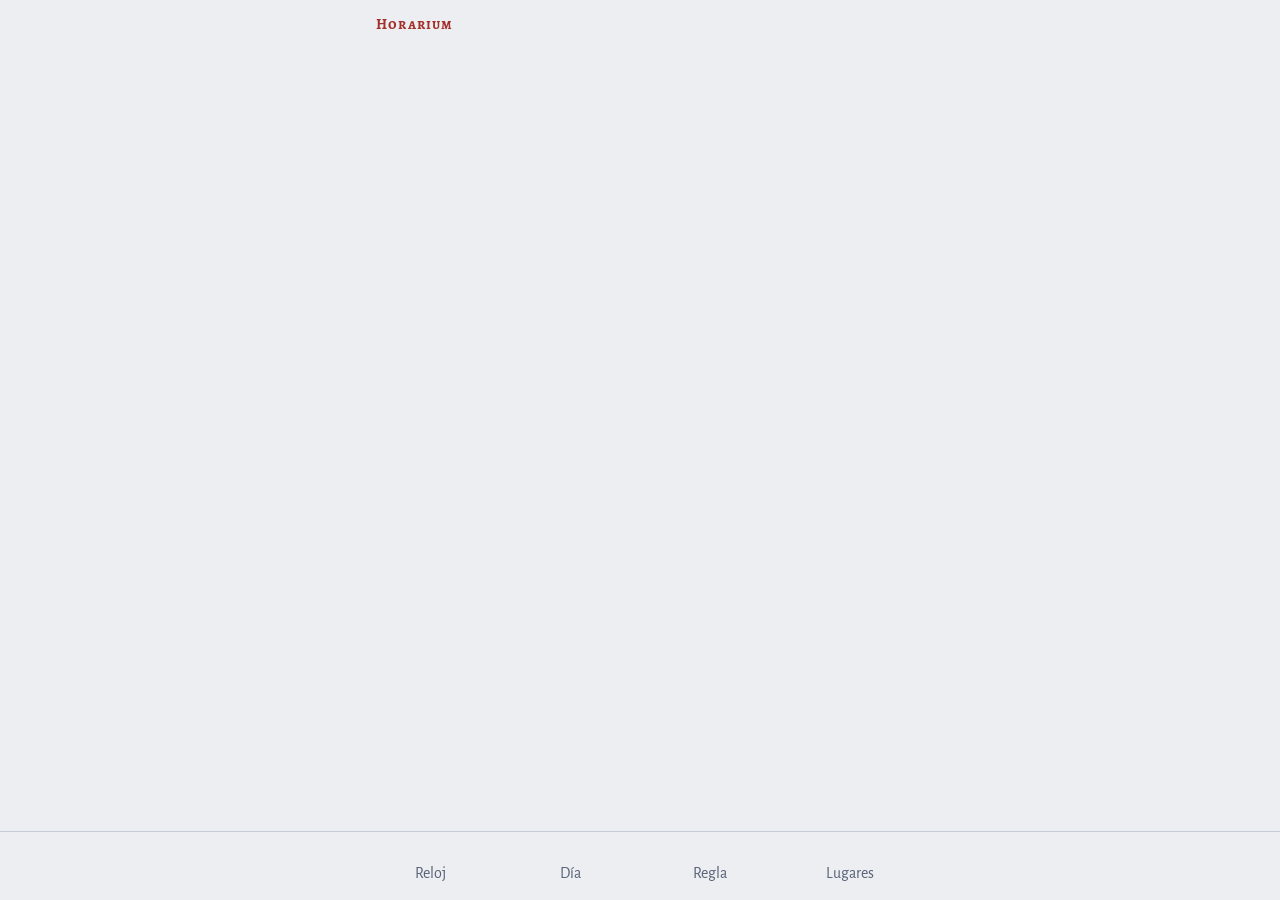
<file: index.html>
<!doctype html>
<html lang="es">
<head>
<meta charset="utf-8">
<meta name="viewport" content="width=device-width,initial-scale=1,viewport-fit=cover">
<title>Horarium · Tu hora natural</title>
<meta name="description" content="Tu hora natural: las horas temporales y los oficios de los monjes, aquí y ahora.">
<meta name="theme-color" content="#ECEEF2" media="(prefers-color-scheme: light)">
<meta name="theme-color" content="#0D121E" media="(prefers-color-scheme: dark)">
<link rel="manifest" href="manifest.webmanifest">
<link rel="icon" href="icons/icon.svg" type="image/svg+xml">
<link rel="apple-touch-icon" href="icons/icon-180.png">
<link rel="stylesheet" href="style.css">
<script type="module" src="app.js"></script>
</head>
<body>
<header class="bar">
  <div class="id">
    <p class="brand" tabindex="0">Horarium<span class="motto">Tu hora natural</span></p>
    <p class="where" id="where">&nbsp;</p>
  </div>
  <div class="right">
    <p class="date" id="date">&nbsp;</p>
    <button class="theme" id="theme" aria-label="Tema"></button>
  </div>
</header>

<main>
  <section id="v-reloj" class="view">
    <svg id="dial" class="dial" viewBox="0 0 320 320" role="img" aria-label="Reloj de horas temporales"></svg>
    <div class="regla-bar" id="regla-bar"></div>
    <p class="msg" id="msg" hidden></p>
  </section>

  <section id="v-dia" class="view" hidden>
    <h2 id="day-title">Hoy</h2>
    <dl class="facts">
      <div><dt>Luz</dt><dd id="f-light">—</dd></div>
      <div class="f-day"><dt>Hora de día</dt><dd id="f-day">—</dd></div>
      <div class="f-night"><dt>Hora de noche</dt><dd id="f-night">—</dd></div>
    </dl>
    <h2 id="h-title">Horario</h2>
    <ol class="hours" id="hours"></ol>
    <h2>A lo largo del año</h2>
    <p class="legend"><span><i class="sw"></i>Hora de día</span><span><i class="sw n"></i>Hora de noche</span><span><i class="sw r"></i>Hora de reloj</span></p>
    <svg id="year" class="chart" viewBox="0 0 420 240" role="img" aria-label="Duración de las horas temporales a lo largo del año"></svg>
    <p class="note" id="chart-cap">&nbsp;</p>
  </section>

  <section id="v-regla" class="view" hidden></section>

  <section id="v-lugares" class="view" hidden>
    <h2>Aquí</h2>
    <p class="note" id="geo-status"></p>
    <button class="wide" id="use-here">Usar mi ubicación</button>

    <h2>Buscar ciudad</h2>
    <form id="search-form" class="row">
      <input id="q" type="search" placeholder="Sevilla, Oslo, Roma…" autocomplete="off" enterkeyhint="search" aria-label="Ciudad">
      <button type="submit">Buscar</button>
    </form>
    <p class="err" id="search-err" hidden></p>
    <ul class="places" id="results"></ul>

    <h2>Guardar dónde estoy</h2>
    <form id="save-form" class="row">
      <input id="save-name" placeholder="Casa, el pueblo…" autocomplete="off" aria-label="Nombre del sitio">
      <button type="submit" id="save-here">Guardar</button>
    </form>

    <h2>Lugares</h2>
    <ul class="places" id="saved"></ul>
  </section>
</main>

<div class="toast" id="toast" hidden><span id="toast-text"></span><button id="toast-undo">Deshacer</button></div>

<nav class="dock">
  <div class="chips" id="chips"></div>
  <div class="tabs">
    <button data-v="reloj">Reloj</button>
    <button data-v="dia">Día</button>
    <button data-v="regla">Regla</button>
    <button data-v="lugares">Lugares</button>
  </div>
</nav>
</body>
</html>
</file>
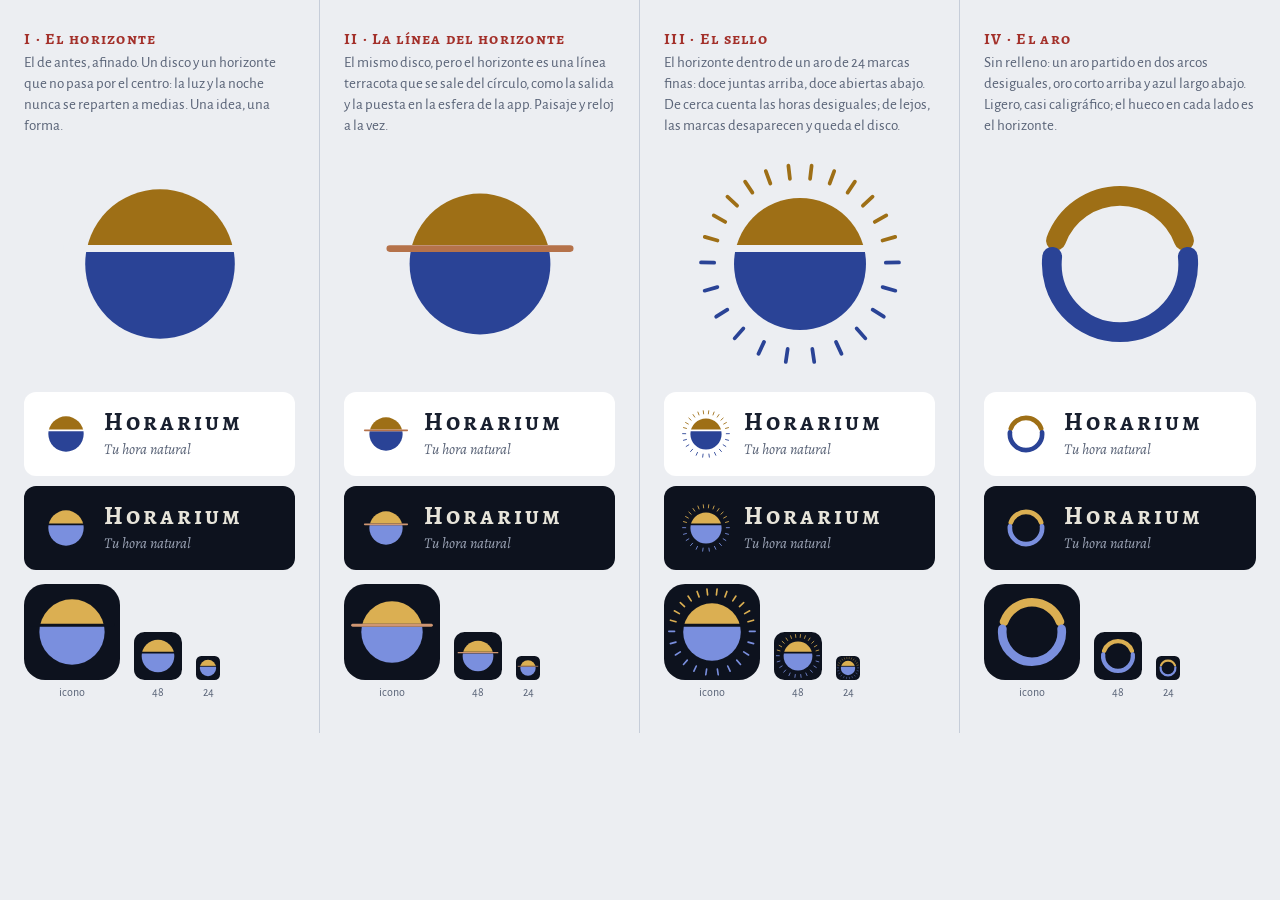
<file: marca/conceptos-2.html>
<!doctype html>
<html lang="es">
<head>
<meta charset="utf-8">
<meta name="viewport" content="width=device-width,initial-scale=1">
<title>Horarium · conceptos de marca, 2.ª vuelta</title>
<style>
@font-face { font-family: "Alegreya"; src: url(../fonts/alegreya.woff2) format("woff2"); font-weight: 400 900; }
@font-face { font-family: "Alegreya"; src: url(../fonts/alegreya-italic.woff2) format("woff2"); font-weight: 400 900; font-style: italic; }
@font-face { font-family: "Alegreya SC"; src: url(../fonts/alegreya-sc-700.woff2) format("woff2"); font-weight: 700; }
@font-face { font-family: "Alegreya Sans"; src: url(../fonts/alegreya-sans-400.woff2) format("woff2"); font-weight: 400; }
:root { --bg: #ECEEF2; --ink: #19202F; --muted: #586276; --night: #0D121E; }
body { margin: 0; background: var(--bg); color: var(--ink); font: 15px/1.4 "Alegreya Sans", sans-serif; }
main { display: grid; grid-template-columns: repeat(4, 1fr); }
section { padding: 28px 24px 32px; border-right: 1px solid #C6CDD9; }
section:last-child { border-right: 0; }
h2 { font: 700 16px "Alegreya SC", serif; letter-spacing: .08em; color: #A3302A; margin: 0 0 2px; }
.why { color: var(--muted); margin: 0 0 18px; min-height: 84px; }
.big { width: 100%; max-width: 220px; display: block; margin: 0 auto 18px; }
.lock { display: flex; align-items: center; gap: 12px; padding: 16px; border-radius: 12px; margin-bottom: 10px; }
.lock.light { background: #fff; }
.lock.dark { background: var(--night); color: #E7E4DA; }
.lock svg { width: 52px; height: 52px; flex: none; }
.wm { font: 700 25px "Alegreya SC", serif; letter-spacing: .12em; line-height: 1; }
.tag { font: italic 400 15px "Alegreya", serif; color: var(--muted); margin-top: 4px; }
.dark .tag { color: #9BA3B5; }
.icons { display: flex; align-items: end; gap: 14px; margin-top: 14px; }
.icons svg { display: block; }
.icons span { font-size: 12px; color: var(--muted); display: block; text-align: center; margin-top: 4px; }
</style>
</head>
<body>
<main id="m"></main>
<script>
// Paleta: oro (día), lapislázuli (noche), terracota (el horizonte, como en la esfera de la app).
const LIGHT = { day: '#9E6F16', night: '#2A4396', sun: '#B5724A', ink: '#19202F' };
const DARK = { day: '#DBAF52', night: '#7A8FDE', sun: '#CF9672', ink: '#E7E4DA' };
const HZ = 43;                      // el horizonte, por encima del centro: un día de invierno
const TH = Math.acos(7 / 34) * 180 / Math.PI;   // dónde corta el horizonte al círculo de radio 34
let uid = 0;
const rad = Math.PI / 180, f = n => n.toFixed(2);
const P = (r, a) => [50 + r * Math.sin(a * rad), 50 - r * Math.cos(a * rad)];

const disk = (c, bg, r = 34, hz = HZ) => { const id = 'k' + uid++; return `
  <clipPath id="${id}"><circle cx="50" cy="50" r="${r}"/></clipPath>
  <g clip-path="url(#${id})"><rect width="100" height="${hz}" fill="${c.day}"/><rect y="${hz}" width="100" height="${100 - hz}" fill="${c.night}"/></g>
  <line x1="6" y1="${hz}" x2="94" y2="${hz}" stroke="${bg}" stroke-width="3.2"/>`; };

const C = [
  {
    name: 'I · El horizonte',
    why: 'El de antes, afinado. Un disco y un horizonte que no pasa por el centro: la luz y la noche nunca se reparten a medias. Una idea, una forma.',
    mark: (c, bg) => disk(c, bg)
  },
  {
    name: 'II · La línea del horizonte',
    why: 'El mismo disco, pero el horizonte es una línea terracota que se sale del círculo, como la salida y la puesta en la esfera de la app. Paisaje y reloj a la vez.',
    mark: (c, bg) => disk(c, bg, 32) + `<line x1="9" y1="${HZ}" x2="91" y2="${HZ}" stroke="${c.sun}" stroke-width="3" stroke-linecap="round"/>`
  },
  {
    name: 'III · El sello',
    why: 'El horizonte dentro de un aro de 24 marcas finas: doce juntas arriba, doce abiertas abajo. De cerca cuenta las horas desiguales; de lejos, las marcas desaparecen y queda el disco.',
    mark: (c, bg) => {
      let s = disk(c, bg, 30);
      const th = Math.acos(7 / 44) / rad;   // el horizonte corta el aro aquí
      const tick = (a, col) => { const [x0, y0] = P(39, a), [x1, y1] = P(45, a); return `<line x1="${f(x0)}" y1="${f(y0)}" x2="${f(x1)}" y2="${f(y1)}" stroke="${col}" stroke-width="1.7" stroke-linecap="round"/>`; };
      for (let i = 0; i < 12; i++) s += tick(-th + (i + .5) * 2 * th / 12, c.day);
      for (let i = 0; i < 12; i++) s += tick(th + (i + .5) * (360 - 2 * th) / 12, c.night);
      return s;
    }
  },
  {
    name: 'IV · El aro',
    why: 'Sin relleno: un aro partido en dos arcos desiguales, oro corto arriba y azul largo abajo. Ligero, casi caligráfico; el hueco en cada lado es el horizonte.',
    mark: (c, bg) => {
      const r = 31, g = 7, arc = (a0, a1, col) => { const [x0, y0] = P(r, a0), [x1, y1] = P(r, a1); return `<path d="M${f(x0)} ${f(y0)}A${r} ${r} 0 ${a1 - a0 > 180 ? 1 : 0} 1 ${f(x1)} ${f(y1)}" fill="none" stroke="${col}" stroke-width="9" stroke-linecap="round"/>`; };
      const th = Math.acos(7 / r) / rad;
      return arc(-th + g, th - g, c.day) + arc(th + g, 360 - th - g, c.night);
    }
  }
];

const svg = (inner, size, bg, rounded, cls = '') => `<svg class="${cls}" viewBox="0 0 100 100" width="${size}" height="${size}">${bg ? `<rect width="100" height="100" rx="${rounded ? 22 : 0}" fill="${bg}"/>` : ''}${inner}</svg>`;
const N = '#0D121E';

document.getElementById('m').innerHTML = C.map(c => `
  <section>
    <h2>${c.name}</h2>
    <p class="why">${c.why}</p>
    ${svg(c.mark(LIGHT, '#ECEEF2'), 220, null, false, 'big')}
    <div class="lock light">${svg(c.mark(LIGHT, '#FFFFFF'), 52)}<div><div class="wm">Horarium</div><div class="tag">Tu hora natural</div></div></div>
    <div class="lock dark">${svg(c.mark(DARK, N), 52)}<div><div class="wm">Horarium</div><div class="tag">Tu hora natural</div></div></div>
    <div class="icons">
      <div>${svg(c.mark(DARK, N), 96, N, true)}<span>icono</span></div>
      <div>${svg(c.mark(DARK, N), 48, N, true)}<span>48</span></div>
      <div>${svg(c.mark(DARK, N), 24, N, true)}<span>24</span></div>
    </div>
  </section>`).join('');
</script>
</body>
</html>
</file>
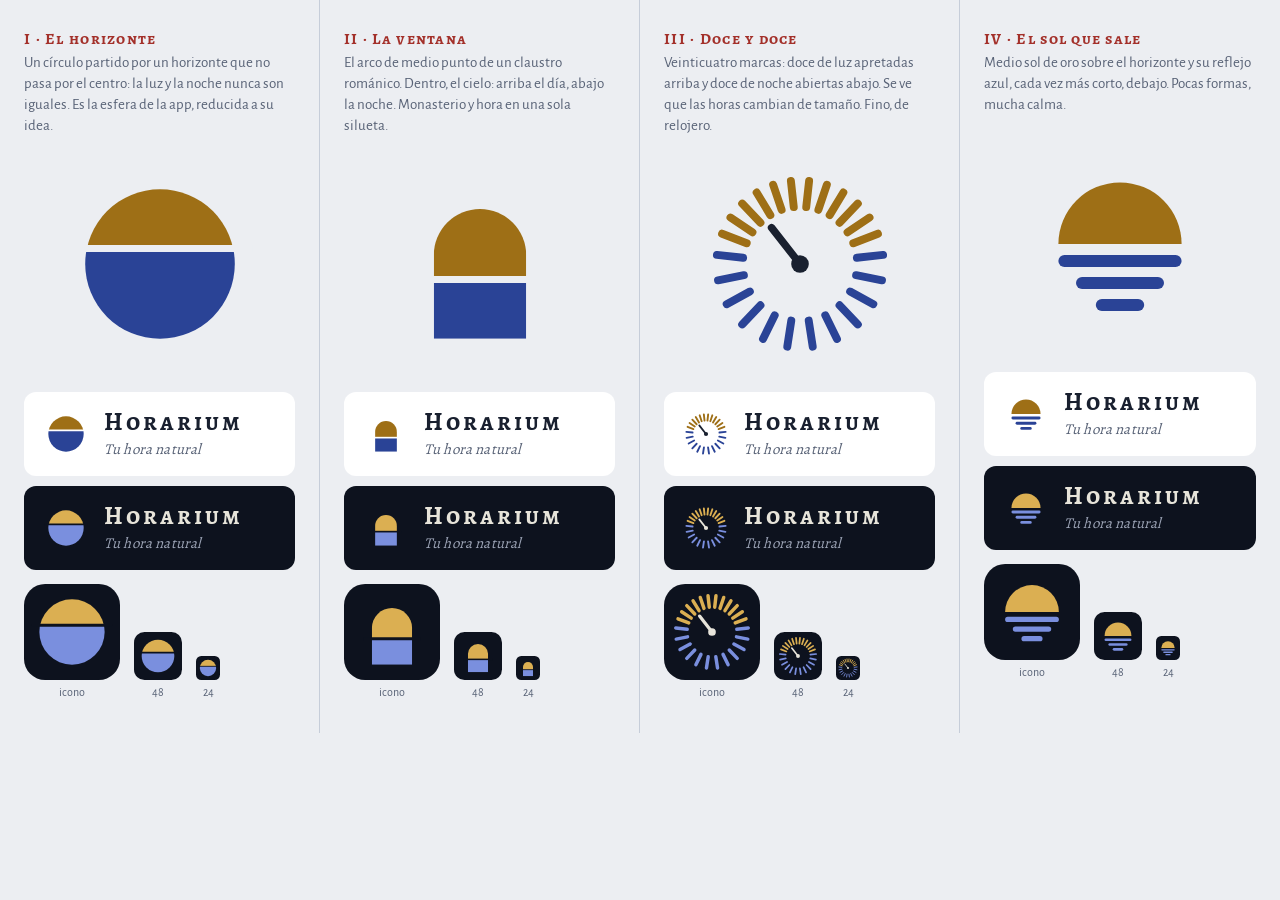
<file: marca/conceptos.html>
<!doctype html>
<html lang="es">
<head>
<meta charset="utf-8">
<meta name="viewport" content="width=device-width,initial-scale=1">
<title>Horarium · conceptos de marca</title>
<style>
@font-face { font-family: "Alegreya"; src: url(../fonts/alegreya.woff2) format("woff2"); font-weight: 400 900; font-style: normal; }
@font-face { font-family: "Alegreya SC"; src: url(../fonts/alegreya-sc-700.woff2) format("woff2"); font-weight: 700; }
@font-face { font-family: "Alegreya Sans"; src: url(../fonts/alegreya-sans-400.woff2) format("woff2"); font-weight: 400; }
:root { --bg: #ECEEF2; --ink: #19202F; --muted: #586276; --gold: #9E6F16; --lapis: #2A4396; --night: #0D121E; }
body { margin: 0; background: var(--bg); color: var(--ink); font: 15px/1.4 "Alegreya Sans", sans-serif; }
main { display: grid; grid-template-columns: repeat(4, 1fr); gap: 0; }
section { padding: 28px 24px 32px; border-right: 1px solid #C6CDD9; }
section:last-child { border-right: 0; }
h2 { font: 700 16px "Alegreya SC", serif; letter-spacing: .08em; color: #A3302A; margin: 0 0 2px; }
.why { color: var(--muted); margin: 0 0 18px; min-height: 64px; }
.big { width: 100%; max-width: 220px; display: block; margin: 0 auto 18px; }
.lock { display: flex; align-items: center; gap: 12px; padding: 16px; border-radius: 12px; margin-bottom: 10px; }
.lock.light { background: #fff; }
.lock.dark { background: var(--night); color: #E7E4DA; }
.lock svg { width: 52px; height: 52px; flex: none; }
.wm { font: 700 25px "Alegreya SC", serif; letter-spacing: .12em; line-height: 1; }
.tag { font: italic 400 15px "Alegreya", serif; color: var(--muted); margin-top: 4px; letter-spacing: .01em; }
.dark .tag { color: #9BA3B5; }
.icons { display: flex; align-items: end; gap: 14px; margin-top: 14px; }
.icons svg { display: block; }
.icons span { font-size: 12px; color: var(--muted); display: block; text-align: center; margin-top: 4px; }
</style>
</head>
<body>
<main id="m"></main>
<script>
const G = '#DBAF52', G2 = '#9E6F16', L = '#2A4396', L2 = '#7A8FDE', N = '#0D121E', P = '#E7E4DA';
let uid = 0;

// Cada concepto: la marca sobre un fondo dado (para el icono va sobre la noche).
const C = {
  arco: {
    name: 'I · El horizonte',
    why: 'Un círculo partido por un horizonte que no pasa por el centro: la luz y la noche nunca son iguales. Es la esfera de la app, reducida a su idea.',
    mark: (bg, day = G, night = L) => { const id = 'c' + uid++; return `
      <clipPath id="${id}"><circle cx="50" cy="50" r="34"/></clipPath>
      <g clip-path="url(#${id})"><rect width="100" height="43" fill="${day}"/><rect y="43" width="100" height="57" fill="${night}"/></g>
      <line x1="8" y1="43" x2="92" y2="43" stroke="${bg}" stroke-width="3.2"/>`; }
  },
  ventana: {
    name: 'II · La ventana',
    why: 'El arco de medio punto de un claustro románico. Dentro, el cielo: arriba el día, abajo la noche. Monasterio y hora en una sola silueta.',
    mark: (bg, day = G, night = L) => { const id = 'c' + uid++; return `
      <clipPath id="${id}"><path d="M29 84 V46 A21 21 0 0 1 71 46 V84 Z"/></clipPath>
      <g clip-path="url(#${id})"><rect width="100" height="57" fill="${day}"/><rect y="57" width="100" height="43" fill="${night}"/></g>
      <line x1="20" y1="57" x2="80" y2="57" stroke="${bg}" stroke-width="3.2"/>`; }
  },
  ticks: {
    name: 'III · Doce y doce',
    why: 'Veinticuatro marcas: doce de luz apretadas arriba y doce de noche abiertas abajo. Se ve que las horas cambian de tamaño. Fino, de relojero.',
    mark: (bg, day = G, night = L, ink = P) => {
      let s = '';
      const dayArc = 150, a0 = -dayArc / 2;
      const tick = (a, c) => { const r = a * Math.PI / 180, x0 = 50 + 26 * Math.sin(r), y0 = 50 - 26 * Math.cos(r), x1 = 50 + 38 * Math.sin(r), y1 = 50 - 38 * Math.cos(r); return `<line x1="${x0.toFixed(2)}" y1="${y0.toFixed(2)}" x2="${x1.toFixed(2)}" y2="${y1.toFixed(2)}" stroke="${c}" stroke-width="3.6" stroke-linecap="round"/>`; };
      for (let i = 0; i < 12; i++) s += tick(a0 + (i + .5) * dayArc / 12, day);
      for (let i = 0; i < 12; i++) s += tick(dayArc / 2 + (i + .5) * (360 - dayArc) / 12, night);
      const r = -38 * Math.PI / 180;
      s += `<line x1="50" y1="50" x2="${(50 + 21 * Math.sin(r)).toFixed(2)}" y2="${(50 - 21 * Math.cos(r)).toFixed(2)}" stroke="${ink}" stroke-width="3.4" stroke-linecap="round"/><circle cx="50" cy="50" r="4" fill="${ink}"/>`;
      return s;
    }
  },
  sol: {
    name: 'IV · El sol que sale',
    why: 'Medio sol de oro sobre el horizonte y su reflejo azul, cada vez más corto, debajo. Pocas formas, mucha calma.',
    mark: (bg, day = G, night = L) => `
      <path d="M22 50 A28 28 0 0 1 78 50 Z" fill="${day}"/>
      <rect x="22" y="55" width="56" height="5.5" rx="2.75" fill="${night}"/>
      <rect x="30" y="65" width="40" height="5.5" rx="2.75" fill="${night}"/>
      <rect x="39" y="75" width="22" height="5.5" rx="2.75" fill="${night}"/>`
  }
};

const svg = (inner, size, bg, rounded, cls = '') => `<svg class="${cls}" viewBox="0 0 100 100" width="${size}" height="${size}">${bg ? `<rect width="100" height="100" rx="${rounded ? 22 : 0}" fill="${bg}"/>` : ''}${inner}</svg>`;

document.getElementById('m').innerHTML = Object.values(C).map(c => `
  <section>
    <h2>${c.name}</h2>
    <p class="why">${c.why}</p>
    ${svg(c.mark('#ECEEF2', G2, L, '#19202F'), 220, null, false, 'big')}
    <div class="lock light">${svg(c.mark('#FFFFFF', G2, L, '#19202F'), 52)}<div><div class="wm">Horarium</div><div class="tag">Tu hora natural</div></div></div>
    <div class="lock dark">${svg(c.mark(N, G, L2), 52)}<div><div class="wm">Horarium</div><div class="tag">Tu hora natural</div></div></div>
    <div class="icons">
      <div>${svg(c.mark(N, G, L2), 96, N, true)}<span>icono</span></div>
      <div>${svg(c.mark(N, G, L2), 48, N, true)}<span>48</span></div>
      <div>${svg(c.mark(N, G, L2), 24, N, true)}<span>24</span></div>
    </div>
  </section>`).join('');
</script>
</body>
</html>
</file>
<file: style.css>
/* Horarium. Oro = día, lapislázuli = noche, rojo de rúbrica para la marca y el oficio siguiente. */

@font-face { font-family: "Alegreya"; src: url(fonts/alegreya.woff2) format("woff2"); font-weight: 400 900; font-display: swap; }
@font-face { font-family: "Alegreya"; src: url(fonts/alegreya-italic.woff2) format("woff2"); font-weight: 400 900; font-style: italic; font-display: swap; }
@font-face { font-family: "Alegreya SC"; src: url(fonts/alegreya-sc-500.woff2) format("woff2"); font-weight: 500; font-display: swap; }
@font-face { font-family: "Alegreya SC"; src: url(fonts/alegreya-sc-700.woff2) format("woff2"); font-weight: 700; font-display: swap; }
@font-face { font-family: "Alegreya Sans"; src: url(fonts/alegreya-sans-400.woff2) format("woff2"); font-weight: 400; font-display: swap; }
@font-face { font-family: "Alegreya Sans"; src: url(fonts/alegreya-sans-700.woff2) format("woff2"); font-weight: 700; font-display: swap; }

:root {
  --bg: #ECEEF2; --surface: #E1E5EC; --ink: #19202F; --muted: #586276; --rule: #C6CDD9;
  --on-d0: #FFFFFF; --on-d1: #19202F; --on-n0: #FFFFFF; --on-n1: #19202F;
  --sun: #B5724A;
  --gold: #9E6F16; --gold-2: #D6B46A; --lapis: #2A4396; --lapis-2: #8E9FD7; --rubric: #A3302A;
  --f-display: "Alegreya", Georgia, serif;
  --f-sc: "Alegreya SC", "Alegreya", Georgia, serif;
  --f-body: "Alegreya Sans", "Segoe UI", system-ui, sans-serif;
  --dock: 124px;
  color-scheme: light;
}
/* Tema: la app pone data-theme en <html> (por defecto, oscuro cuando el sol del lugar está puesto).
   Sin JavaScript manda la preferencia del sistema. */
@media (prefers-color-scheme: dark) {
  :root:not([data-theme="light"]) {
    --bg: #0D121E; --surface: #161D2F; --ink: #E7E4DA; --muted: #9BA3B5; --rule: #283149;
    --on-d0: #0D121E; --on-d1: #E7E4DA; --on-n0: #0D121E; --on-n1: #E7E4DA;
    --sun: #CF9672;
    --gold: #DBAF52; --gold-2: #7A6026; --lapis: #7A8FDE; --lapis-2: #2D3C73; --rubric: #E5806F;
    color-scheme: dark;
  }
}
:root[data-theme="dark"] {
    --bg: #0D121E; --surface: #161D2F; --ink: #E7E4DA; --muted: #9BA3B5; --rule: #283149;
    --on-d0: #0D121E; --on-d1: #E7E4DA; --on-n0: #0D121E; --on-n1: #E7E4DA;
    --sun: #CF9672;
    --gold: #DBAF52; --gold-2: #7A6026; --lapis: #7A8FDE; --lapis-2: #2D3C73; --rubric: #E5806F;
    color-scheme: dark;
}

*, *::before, *::after { box-sizing: border-box; }
html { -webkit-text-size-adjust: 100%; }
body {
  margin: 0; background: var(--bg); color: var(--ink);
  font: 16px/1.5 var(--f-body);
  padding-bottom: calc(var(--dock) + env(safe-area-inset-bottom, 0px));
}
[hidden] { display: none !important; }
p { margin: 0; }

/* Cabecera: para leer, no para tocar */
.bar {
  display: flex; justify-content: space-between; align-items: flex-end; gap: 12px;
  max-width: 560px; margin: 0 auto;
  padding: calc(14px + env(safe-area-inset-top, 0px)) 16px 4px;
}
.id { min-width: 0; }
.brand { font: 700 15px/1.2 var(--f-sc); letter-spacing: .08em; color: var(--rubric); cursor: default; outline: none; }
/* El lema aparece al pasar por encima (o al tocar) de la marca. */
.motto { font: italic 400 15px var(--f-display); letter-spacing: .01em; color: var(--muted); margin-left: 10px; opacity: 0; transition: opacity .3s ease; }
.brand:hover .motto, .brand:focus .motto { opacity: 1; }
@media (prefers-reduced-motion: reduce) { .motto { transition: none; } }
.where, .date { font-size: 15px; color: var(--muted); }
.where { white-space: nowrap; overflow: hidden; text-overflow: ellipsis; font-variant-numeric: lining-nums tabular-nums; }
.date { text-align: right; }
.right { display: flex; align-items: center; gap: 2px; flex: none; }
/* Botón de tema: casi invisible, pero con área de toque suficiente. */
.theme { background: none; border: 0; padding: 0; min-height: 0; width: 34px; height: 34px; margin: -8px -10px -8px 0; display: grid; place-items: center; color: var(--muted); opacity: .45; cursor: pointer; }
.theme:hover, .theme:focus-visible { opacity: 1; }
.theme svg { width: 14px; height: 14px; display: block; }

main { max-width: 560px; margin: 0 auto; padding: 0 16px; }

/* Reloj */
.dial { display: block; width: 100%; height: auto; margin: 4px auto 0; max-width: min(100%, calc(100svh - 250px), 520px); }
.dial.small { max-width: 340px; }
.msg { text-align: center; color: var(--rubric); font-size: 15px; margin-top: 10px; }

.face { fill: var(--surface); stroke: var(--rule); stroke-width: 1; }
.seg { stroke: var(--surface); stroke-width: 1.5; }
.seg.d0 { fill: var(--gold); } .seg.d1 { fill: var(--gold-2); }
.seg.n0 { fill: var(--lapis); } .seg.n1 { fill: var(--lapis-2); }
.seg.now, .seg.peek { stroke: var(--ink); stroke-width: 1.5; }
.edge-peek { stroke: var(--muted); stroke-width: 2.25; stroke-linecap: round; pointer-events: none; }
.o-lab { fill: var(--muted); font: 500 14px var(--f-sc); letter-spacing: .05em; }
.o-lab.cur { fill: var(--lapis); font-weight: 700; }
.o-lab.cur.day { fill: var(--gold); }
.o-sep { stroke: var(--muted); stroke-opacity: .55; stroke-width: 1.25; }
.o-sep.next { stroke: var(--rubric); stroke-opacity: 1; stroke-width: 2.25; }
.hand { stroke: var(--ink); stroke-width: 2.5; stroke-linecap: round; }
.hand-dot { fill: var(--ink); stroke: var(--surface); stroke-width: 2; }
.c-office { font: 700 28px var(--f-sc); letter-spacing: .02em; text-anchor: middle; fill: var(--lapis); }
.c-office.day { fill: var(--gold); }
.c-office.small { font-size: 22px; }
.c-time { font: 600 32px var(--f-display); text-anchor: middle; fill: var(--ink); font-variant-numeric: lining-nums tabular-nums; }
.c-sub { font: 400 14px var(--f-body); text-anchor: middle; fill: var(--muted); font-variant-numeric: lining-nums; }

.horizon { stroke: var(--sun); stroke-width: 2.75; stroke-linecap: round; }
.hit { fill: transparent; pointer-events: all; cursor: pointer; }
.rn { font: 600 11px var(--f-display); letter-spacing: .03em; text-anchor: middle; dominant-baseline: central; pointer-events: none; }
.rn.d0 { fill: var(--on-d0); } .rn.d1 { fill: var(--on-d1); }
.rn.n0 { fill: var(--on-n0); } .rn.n1 { fill: var(--on-n1); }
.c-time.small { font-size: 24px; }

/* Bajo la esfera: canónico o mío, y qué toca hoy */
.regla-bar { display: flex; flex-direction: column; align-items: center; gap: 10px; margin-top: 6px; }
.seg2 { display: inline-flex; border: 1px solid var(--rule); border-radius: 999px; padding: 2px; background: var(--surface); }
.seg2 button { background: none; color: var(--muted); min-height: 36px; padding: 0 16px; border-radius: 999px; font-size: 15px; }
.seg2 button[aria-pressed="true"] { background: var(--ink); color: var(--bg); font-weight: 700; }
.hoy-row { display: flex; flex-wrap: wrap; justify-content: center; gap: 6px; }
.hoy-row .chip { min-height: 40px; padding: 0 14px; font-size: 15px; }
.chip.tog:not(.on), .chip.ask { border-style: dashed; }
.caos-ask { display: flex; align-items: center; justify-content: center; flex-wrap: wrap; gap: 8px; color: var(--muted); font-size: 15px; }
.caos-ask input { flex: none; width: auto; min-height: 40px; }
.today-why { font-size: 14px; color: var(--muted); }
.link { background: none; color: var(--rubric); min-height: 36px; padding: 0 4px; font-size: 14px; text-decoration: underline; text-underline-offset: 3px; }

/* Regla */
.modo { border: 1px solid var(--rule); border-radius: 10px; padding: 12px; margin-top: 12px; background: var(--surface); }
.m-name { width: 100%; font: 700 18px var(--f-sc); letter-spacing: .02em; background: var(--bg); }
.ofs { list-style: none; margin: 8px 0 0; padding: 0; }
.ofs li { display: grid; grid-template-columns: 7.2em minmax(0, 1fr) auto auto; gap: 6px; align-items: center; padding: 3px 0; }
.ofs input { min-height: 44px; background: var(--bg); font-variant-numeric: lining-nums tabular-nums; }
.mini { min-height: 32px; padding: 0 10px; border-radius: 999px; font-size: 13px; background: none; color: var(--muted); border: 1px dashed var(--rule); }
.mini.on { background: var(--gold); color: var(--bg); border: 1px solid var(--gold); font-weight: 700; }
.modo .del { min-width: 40px; }
.m-btns { display: flex; flex-wrap: wrap; gap: 6px; margin-top: 10px; }
.ghost { background: none; color: var(--ink); border: 1px solid var(--rule); min-height: 40px; padding: 0 12px; font-size: 15px; }
.ghost.wide { width: 100%; margin-top: 12px; min-height: 48px; }
.week { list-style: none; margin: 8px 0 0; padding: 0; }
.week li { display: grid; grid-template-columns: 6.5em minmax(0, 1fr) auto; gap: 8px; align-items: center; padding: 4px 0; border-bottom: 1px solid var(--rule); }
.wd { font: 500 15px var(--f-sc); letter-spacing: .04em; color: var(--muted); }
select { min-width: 0; font: 16px var(--f-body); color: var(--ink); background: var(--bg); border: 1px solid var(--rule); border-radius: 8px; padding: 0 8px; min-height: 44px; }
.lab { display: flex; align-items: center; gap: 8px; color: var(--muted); font-size: 15px; flex: 1; min-width: 0; }
.lab input { background: var(--bg); }
.chk { display: flex; align-items: center; gap: 10px; margin-top: 10px; font-size: 15px; color: var(--muted); }
.chk input { flex: none; min-height: 0; width: 20px; height: 20px; }

/* Día */
h2 {
  font: 700 15px/1.3 var(--f-sc); letter-spacing: .08em; color: var(--rubric);
  margin: 28px 0 6px; padding-bottom: 8px; border-bottom: 1px solid var(--rule);
}
.view > h2:first-child { margin-top: 16px; }
.facts { display: grid; grid-template-columns: repeat(3, minmax(0, 1fr)); gap: 12px 16px; margin: 12px 0 0; }
.facts > div { min-width: 0; }
.facts dt { font: 500 14px var(--f-sc); letter-spacing: .05em; color: var(--muted); white-space: nowrap; }
.facts .f-day dt::before, .facts .f-night dt::before { content: ""; display: inline-block; width: 7px; height: 7px; transform: rotate(45deg); margin-right: 7px; vertical-align: 2px; background: var(--gold); }
.facts .f-night dt::before { background: var(--lapis); }
.facts dd { margin: 2px 0 0; font: 400 clamp(24px, 6vw, 30px)/1.15 var(--f-display); font-variant-numeric: lining-nums tabular-nums; white-space: nowrap; }
.facts .u { font: 13px var(--f-body); color: var(--muted); margin: 0 4px 0 2px; }
.facts small { display: block; font: 14px var(--f-body); color: var(--muted); }
.hours { list-style: none; margin: 0; padding: 0; }
.hours li { display: flex; justify-content: space-between; align-items: center; gap: 16px; padding: 10px 0; border-bottom: 1px solid var(--rule); }
.hours li.past { opacity: .5; }
.hours .n { font: 700 18px/1.3 var(--f-sc); letter-spacing: .02em; }
.hours .n::before { content: ""; display: inline-block; width: 7px; height: 7px; transform: rotate(45deg); background: var(--lapis); margin-right: 10px; vertical-align: 3px; }
.hours li.k-d .n::before { background: var(--gold); }
.hours .t { font: 400 24px var(--f-display); font-variant-numeric: lining-nums tabular-nums; }
.hours li.next .t { color: var(--rubric); }
.hours li.empty { display: block; color: var(--muted); }
.tag { font: 700 13px var(--f-body); letter-spacing: .04em; color: var(--bg); background: var(--rubric); padding: 1px 8px; border-radius: 999px; margin-left: 8px; vertical-align: 2px; }
.legend { display: flex; flex-wrap: wrap; gap: 4px 18px; font-size: 14px; color: var(--muted); margin: 10px 0 8px; }
.sw { display: inline-block; width: 18px; height: 0; border-top: 2.5px solid var(--gold); vertical-align: middle; margin-right: 6px; }
.sw.n { border-top-color: var(--lapis); }
.sw.r { border-top: 1.5px dashed var(--muted); }
.chart { display: block; width: 100%; height: auto; }
.ax { fill: var(--muted); font: 13px var(--f-body); font-variant-numeric: tabular-nums; }
.ax.e { text-anchor: end; dominant-baseline: central; }
.ax.m { text-anchor: middle; }
.ann { fill: var(--ink); font: 700 13px var(--f-body); text-anchor: middle; }
.gl { stroke: var(--rule); stroke-width: 1; }
.ref { stroke: var(--muted); stroke-width: 1; stroke-dasharray: 3 4; }
.l-day { fill: none; stroke: var(--gold); stroke-width: 2.25; stroke-linejoin: round; }
.l-night { fill: none; stroke: var(--lapis); stroke-width: 2.25; stroke-linejoin: round; }
.today { stroke: var(--ink); stroke-width: 1; opacity: .45; }
.dot-d { fill: var(--gold); stroke: var(--bg); stroke-width: 1.5; }
.dot-n { fill: var(--lapis); stroke: var(--bg); stroke-width: 1.5; }
.note { color: var(--muted); font-size: 15px; margin-top: 10px; }
.err { color: var(--rubric); font-size: 15px; margin-top: 8px; }

/* Lugares */
button { font: 500 16px var(--f-body); color: var(--bg); background: var(--ink); border: 0; border-radius: 8px; padding: 0 18px; min-height: 48px; cursor: pointer; }
button:disabled { opacity: .4; cursor: default; }
button.wide { width: 100%; min-height: 56px; margin-top: 12px; }
:focus-visible { outline: 2px solid var(--lapis); outline-offset: 2px; }
.row { display: flex; gap: 8px; margin-top: 12px; }
input { flex: 1; min-width: 0; font: 16px var(--f-body); color: var(--ink); background: var(--surface); border: 1px solid var(--rule); border-radius: 8px; padding: 0 12px; min-height: 48px; }
.places { list-style: none; margin: 8px 0 0; padding: 0; }
.places li { display: flex; gap: 8px; align-items: stretch; border-bottom: 1px solid var(--rule); }
.places li.empty { color: var(--muted); padding: 12px 0; display: block; }
.pick { flex: 1; min-width: 0; display: flex; flex-direction: column; align-items: flex-start; justify-content: center; text-align: left; background: none; color: var(--ink); border-radius: 0; padding: 8px 0; min-height: 56px; }
.pn { font-size: 17px; font-weight: 700; }
.pc { font-size: 14px; color: var(--muted); font-variant-numeric: lining-nums tabular-nums; }
.del { background: none; color: var(--muted); font-size: 26px; min-width: 48px; padding: 0; }

/* Barra inferior: lo que se toca, al alcance del pulgar */
.dock {
  position: fixed; left: 0; right: 0; bottom: 0; z-index: 2;
  background: var(--bg); border-top: 1px solid var(--rule);
  padding-bottom: env(safe-area-inset-bottom, 0px);
}
.chips { display: flex; gap: 8px; overflow-x: auto; padding: 10px 16px 2px; max-width: 560px; margin: 0 auto; scrollbar-width: none; }
.chip { flex: none; min-height: 44px; border-radius: 22px; padding: 0 18px; background: var(--surface); color: var(--ink); border: 1px solid var(--rule); font-weight: 500; }
.chip.on { background: var(--ink); color: var(--bg); border-color: var(--ink); font-weight: 700; }
.tabs { display: grid; grid-template-columns: repeat(4, 1fr); max-width: 560px; margin: 0 auto; }
.tabs button { background: none; color: var(--muted); border-radius: 0; min-height: 56px; font-weight: 500; border-top: 2px solid transparent; }
.tabs button[aria-current="page"] { color: var(--rubric); font-weight: 700; border-top-color: var(--rubric); }

.toast {
  position: fixed; left: 50%; transform: translateX(-50%); z-index: 3;
  bottom: calc(var(--dock) + 12px + env(safe-area-inset-bottom, 0px));
  display: flex; align-items: center; gap: 12px; max-width: calc(100% - 32px);
  background: var(--ink); color: var(--bg); border-radius: 10px; padding: 6px 6px 6px 16px;
}
.toast button { background: var(--bg); color: var(--ink); min-height: 44px; }
</file>
